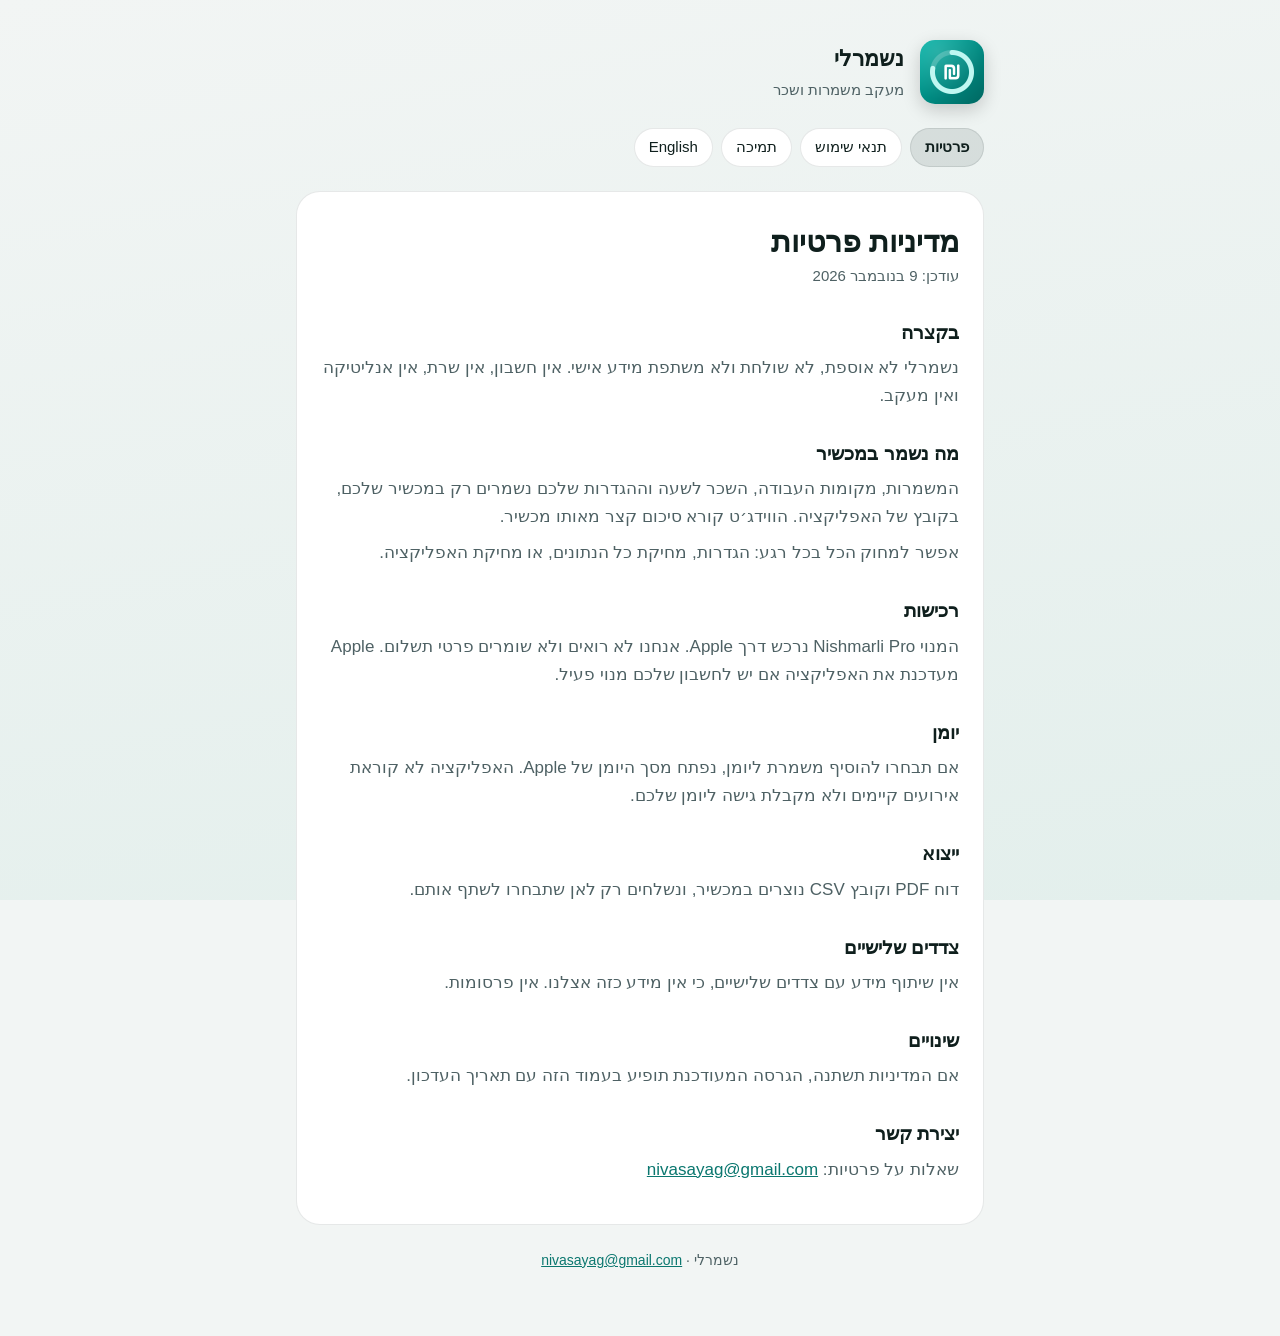
<file: index.html>
<!doctype html>
<html lang="he" dir="rtl">
<head>
<meta charset="utf-8">
<meta name="viewport" content="width=device-width, initial-scale=1">
<meta name="color-scheme" content="light dark">
<title>מדיניות פרטיות | נשמרלי</title>
<link rel="icon" href="icon.png?v=20261109">
<link rel="stylesheet" href="style.css?v=20261109">
</head>
<body><main>
<header><img src="icon.png?v=20261109" alt=""><div><div class="brand">נשמרלי</div><div class="tag">מעקב משמרות ושכר</div></div></header>
<nav><a href="index.html" aria-current=page>פרטיות</a><a href="terms.html">תנאי שימוש</a><a href="support.html">תמיכה</a><a href="en.html" lang="en">English</a></nav>
<article class="card"><h1>מדיניות פרטיות</h1><p class="date">עודכן: 9 בנובמבר 2026</p><h2>בקצרה</h2><p>נשמרלי לא אוספת, לא שולחת ולא משתפת מידע אישי. אין חשבון, אין שרת, אין אנליטיקה ואין מעקב.</p><h2>מה נשמר במכשיר</h2><p>המשמרות, מקומות העבודה, השכר לשעה וההגדרות שלכם נשמרים רק במכשיר שלכם, בקובץ של האפליקציה. הווידג׳ט קורא סיכום קצר מאותו מכשיר.</p><p>אפשר למחוק הכל בכל רגע: הגדרות, מחיקת כל הנתונים, או מחיקת האפליקציה.</p><h2>רכישות</h2><p>המנוי Nishmarli Pro נרכש דרך Apple. אנחנו לא רואים ולא שומרים פרטי תשלום. Apple מעדכנת את האפליקציה אם יש לחשבון שלכם מנוי פעיל.</p><h2>יומן</h2><p>אם תבחרו להוסיף משמרת ליומן, נפתח מסך היומן של Apple. האפליקציה לא קוראת אירועים קיימים ולא מקבלת גישה ליומן שלכם.</p><h2>ייצוא</h2><p>דוח PDF וקובץ CSV נוצרים במכשיר, ונשלחים רק לאן שתבחרו לשתף אותם.</p><h2>צדדים שלישיים</h2><p>אין שיתוף מידע עם צדדים שלישיים, כי אין מידע כזה אצלנו. אין פרסומות.</p><h2>שינויים</h2><p>אם המדיניות תשתנה, הגרסה המעודכנת תופיע בעמוד הזה עם תאריך העדכון.</p><h2>יצירת קשר</h2><p>שאלות על פרטיות: <a href="mailto:nivasayag@gmail.com">nivasayag@gmail.com</a></p></article>
<footer>נשמרלי &middot; <a href="mailto:nivasayag@gmail.com">nivasayag@gmail.com</a></footer>
</main></body></html>
</file>
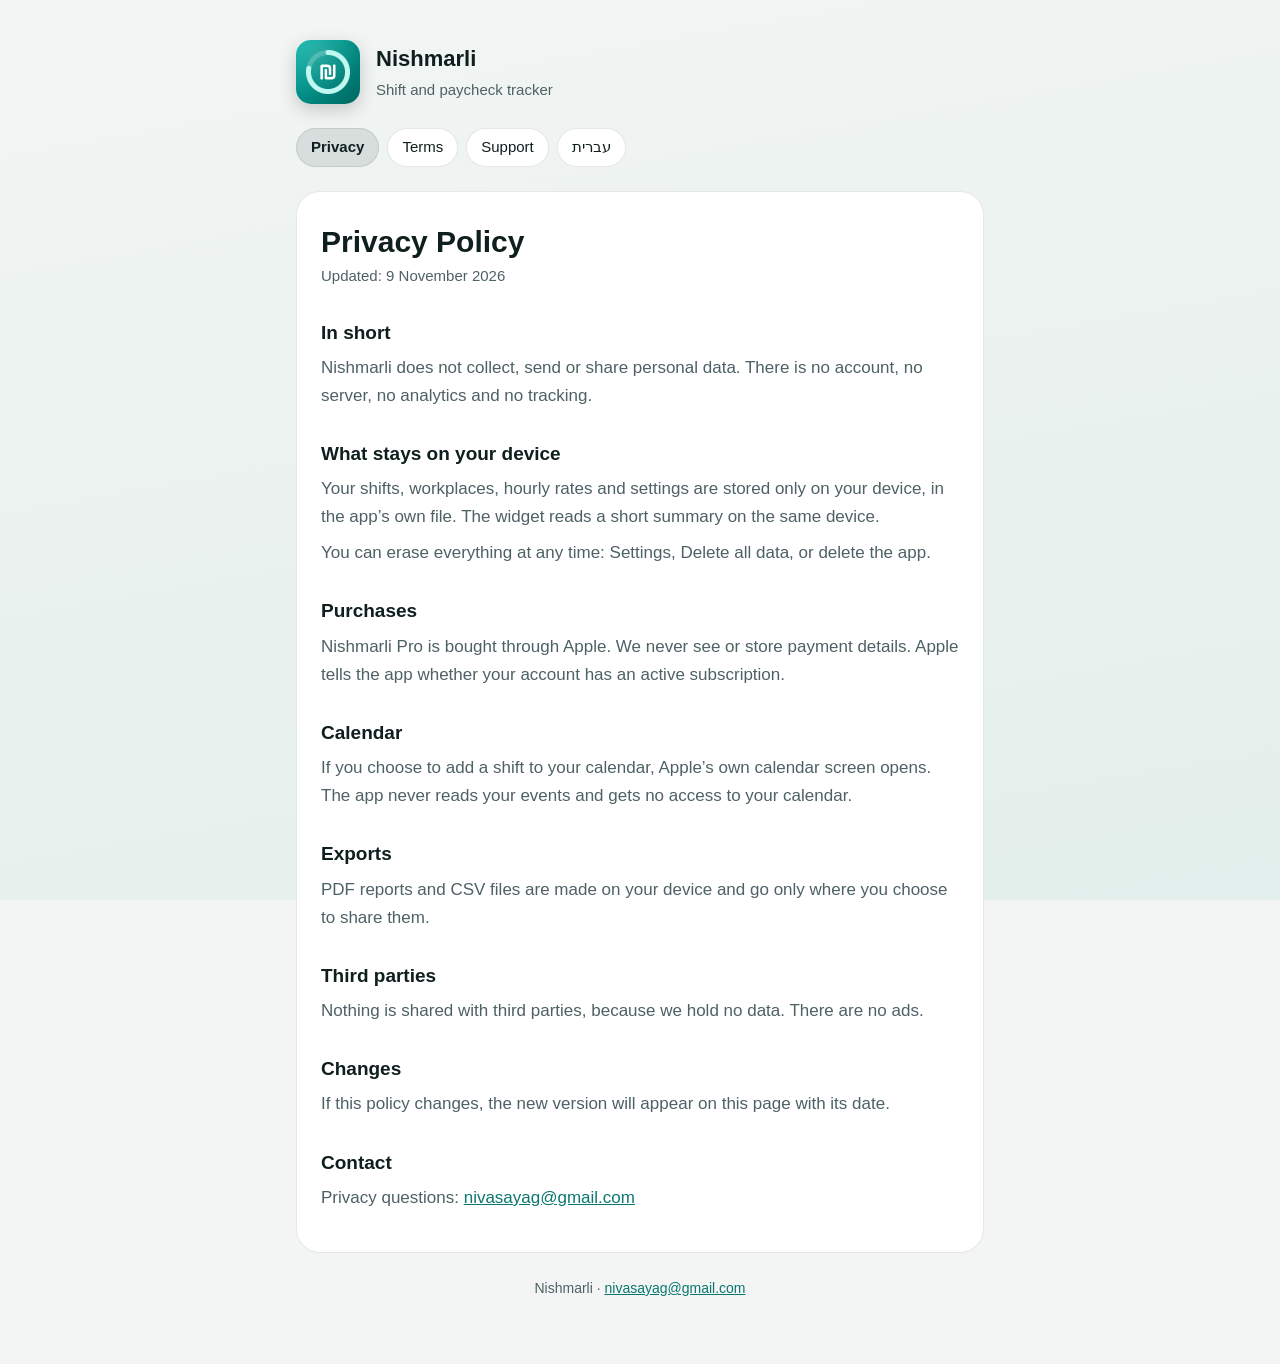
<file: en.html>
<!doctype html>
<html lang="en" dir="ltr">
<head>
<meta charset="utf-8">
<meta name="viewport" content="width=device-width, initial-scale=1">
<meta name="color-scheme" content="light dark">
<title>Privacy Policy | Nishmarli</title>
<link rel="icon" href="icon.png?v=20261109">
<link rel="stylesheet" href="style.css?v=20261109">
</head>
<body><main>
<header><img src="icon.png?v=20261109" alt=""><div><div class="brand">Nishmarli</div><div class="tag">Shift and paycheck tracker</div></div></header>
<nav><a href="en.html" aria-current=page>Privacy</a><a href="terms-en.html">Terms</a><a href="support-en.html">Support</a><a href="index.html" lang="he">עברית</a></nav>
<article class="card"><h1>Privacy Policy</h1><p class="date">Updated: 9 November 2026</p><h2>In short</h2><p>Nishmarli does not collect, send or share personal data. There is no account, no server, no analytics and no tracking.</p><h2>What stays on your device</h2><p>Your shifts, workplaces, hourly rates and settings are stored only on your device, in the app’s own file. The widget reads a short summary on the same device.</p><p>You can erase everything at any time: Settings, Delete all data, or delete the app.</p><h2>Purchases</h2><p>Nishmarli Pro is bought through Apple. We never see or store payment details. Apple tells the app whether your account has an active subscription.</p><h2>Calendar</h2><p>If you choose to add a shift to your calendar, Apple’s own calendar screen opens. The app never reads your events and gets no access to your calendar.</p><h2>Exports</h2><p>PDF reports and CSV files are made on your device and go only where you choose to share them.</p><h2>Third parties</h2><p>Nothing is shared with third parties, because we hold no data. There are no ads.</p><h2>Changes</h2><p>If this policy changes, the new version will appear on this page with its date.</p><h2>Contact</h2><p>Privacy questions: <a href="mailto:nivasayag@gmail.com">nivasayag@gmail.com</a></p></article>
<footer>Nishmarli &middot; <a href="mailto:nivasayag@gmail.com">nivasayag@gmail.com</a></footer>
</main></body></html>
</file>
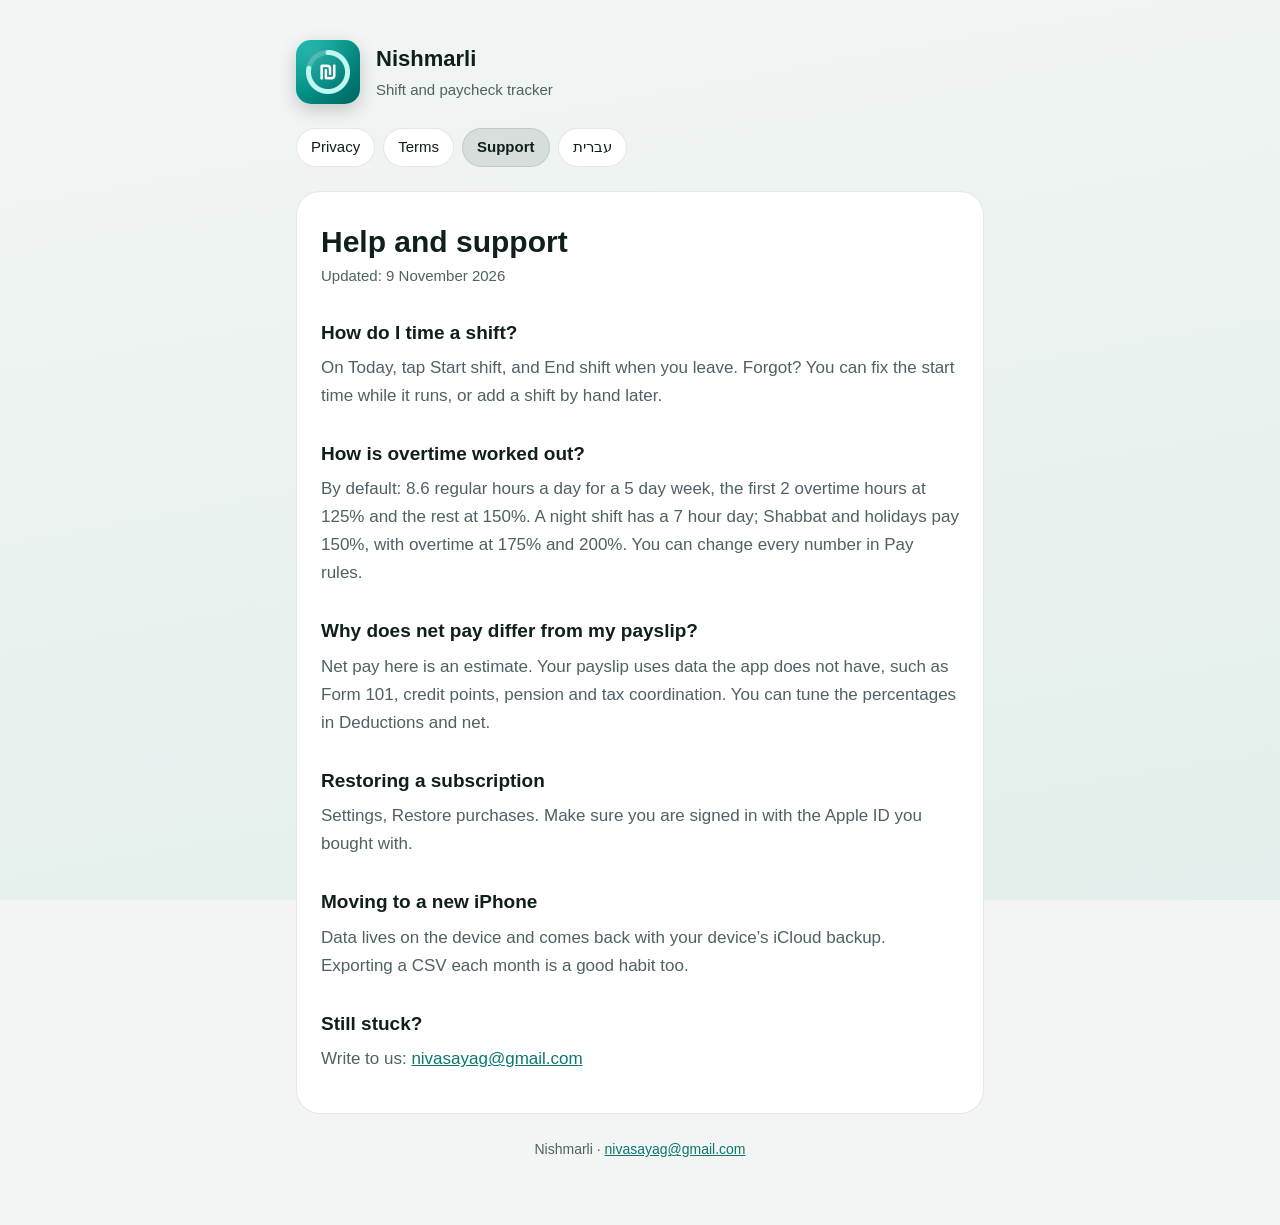
<file: support-en.html>
<!doctype html>
<html lang="en" dir="ltr">
<head>
<meta charset="utf-8">
<meta name="viewport" content="width=device-width, initial-scale=1">
<meta name="color-scheme" content="light dark">
<title>Help and support | Nishmarli</title>
<link rel="icon" href="icon.png?v=20261109">
<link rel="stylesheet" href="style.css?v=20261109">
</head>
<body><main>
<header><img src="icon.png?v=20261109" alt=""><div><div class="brand">Nishmarli</div><div class="tag">Shift and paycheck tracker</div></div></header>
<nav><a href="en.html">Privacy</a><a href="terms-en.html">Terms</a><a href="support-en.html" aria-current=page>Support</a><a href="support.html" lang="he">עברית</a></nav>
<article class="card"><h1>Help and support</h1><p class="date">Updated: 9 November 2026</p><h2>How do I time a shift?</h2><p>On Today, tap Start shift, and End shift when you leave. Forgot? You can fix the start time while it runs, or add a shift by hand later.</p><h2>How is overtime worked out?</h2><p>By default: 8.6 regular hours a day for a 5 day week, the first 2 overtime hours at 125% and the rest at 150%. A night shift has a 7 hour day; Shabbat and holidays pay 150%, with overtime at 175% and 200%. You can change every number in Pay rules.</p><h2>Why does net pay differ from my payslip?</h2><p>Net pay here is an estimate. Your payslip uses data the app does not have, such as Form 101, credit points, pension and tax coordination. You can tune the percentages in Deductions and net.</p><h2>Restoring a subscription</h2><p>Settings, Restore purchases. Make sure you are signed in with the Apple ID you bought with.</p><h2>Moving to a new iPhone</h2><p>Data lives on the device and comes back with your device’s iCloud backup. Exporting a CSV each month is a good habit too.</p><h2>Still stuck?</h2><p>Write to us: <a href="mailto:nivasayag@gmail.com">nivasayag@gmail.com</a></p></article>
<footer>Nishmarli &middot; <a href="mailto:nivasayag@gmail.com">nivasayag@gmail.com</a></footer>
</main></body></html>
</file>
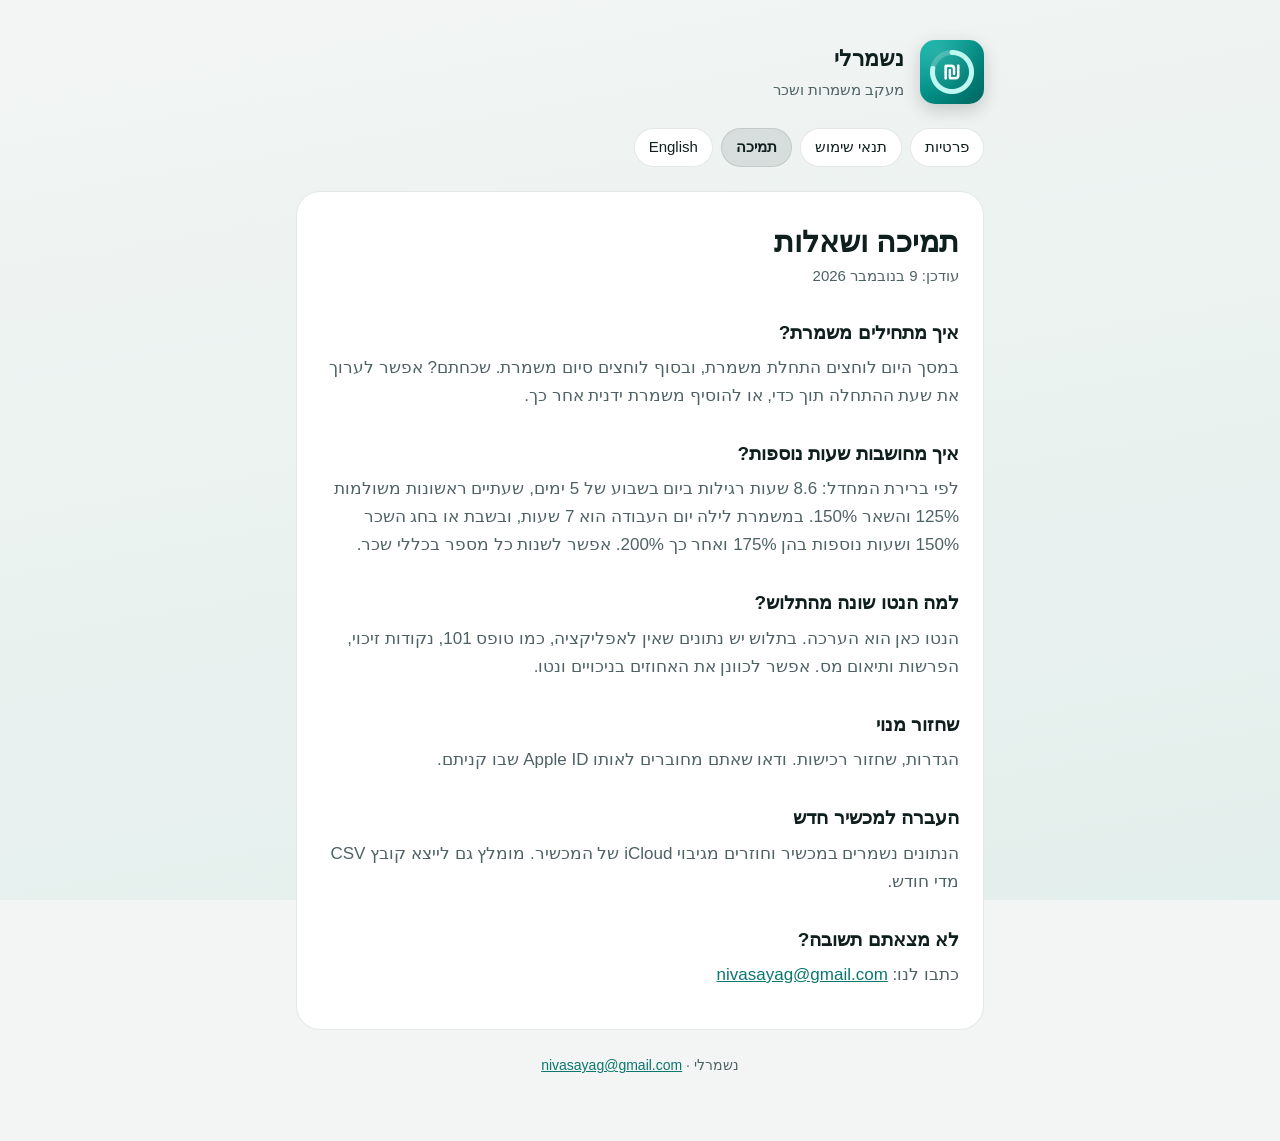
<file: support.html>
<!doctype html>
<html lang="he" dir="rtl">
<head>
<meta charset="utf-8">
<meta name="viewport" content="width=device-width, initial-scale=1">
<meta name="color-scheme" content="light dark">
<title>תמיכה ושאלות | נשמרלי</title>
<link rel="icon" href="icon.png?v=20261109">
<link rel="stylesheet" href="style.css?v=20261109">
</head>
<body><main>
<header><img src="icon.png?v=20261109" alt=""><div><div class="brand">נשמרלי</div><div class="tag">מעקב משמרות ושכר</div></div></header>
<nav><a href="index.html">פרטיות</a><a href="terms.html">תנאי שימוש</a><a href="support.html" aria-current=page>תמיכה</a><a href="support-en.html" lang="en">English</a></nav>
<article class="card"><h1>תמיכה ושאלות</h1><p class="date">עודכן: 9 בנובמבר 2026</p><h2>איך מתחילים משמרת?</h2><p>במסך היום לוחצים התחלת משמרת, ובסוף לוחצים סיום משמרת. שכחתם? אפשר לערוך את שעת ההתחלה תוך כדי, או להוסיף משמרת ידנית אחר כך.</p><h2>איך מחושבות שעות נוספות?</h2><p>לפי ברירת המחדל: 8.6 שעות רגילות ביום בשבוע של 5 ימים, שעתיים ראשונות משולמות 125% והשאר 150%. במשמרת לילה יום העבודה הוא 7 שעות, ובשבת או בחג השכר 150% ושעות נוספות בהן 175% ואחר כך 200%. אפשר לשנות כל מספר בכללי שכר.</p><h2>למה הנטו שונה מהתלוש?</h2><p>הנטו כאן הוא הערכה. בתלוש יש נתונים שאין לאפליקציה, כמו טופס 101, נקודות זיכוי, הפרשות ותיאום מס. אפשר לכוונן את האחוזים בניכויים ונטו.</p><h2>שחזור מנוי</h2><p>הגדרות, שחזור רכישות. ודאו שאתם מחוברים לאותו Apple ID שבו קניתם.</p><h2>העברה למכשיר חדש</h2><p>הנתונים נשמרים במכשיר וחוזרים מגיבוי iCloud של המכשיר. מומלץ גם לייצא קובץ CSV מדי חודש.</p><h2>לא מצאתם תשובה?</h2><p>כתבו לנו: <a href="mailto:nivasayag@gmail.com">nivasayag@gmail.com</a></p></article>
<footer>נשמרלי &middot; <a href="mailto:nivasayag@gmail.com">nivasayag@gmail.com</a></footer>
</main></body></html>
</file>
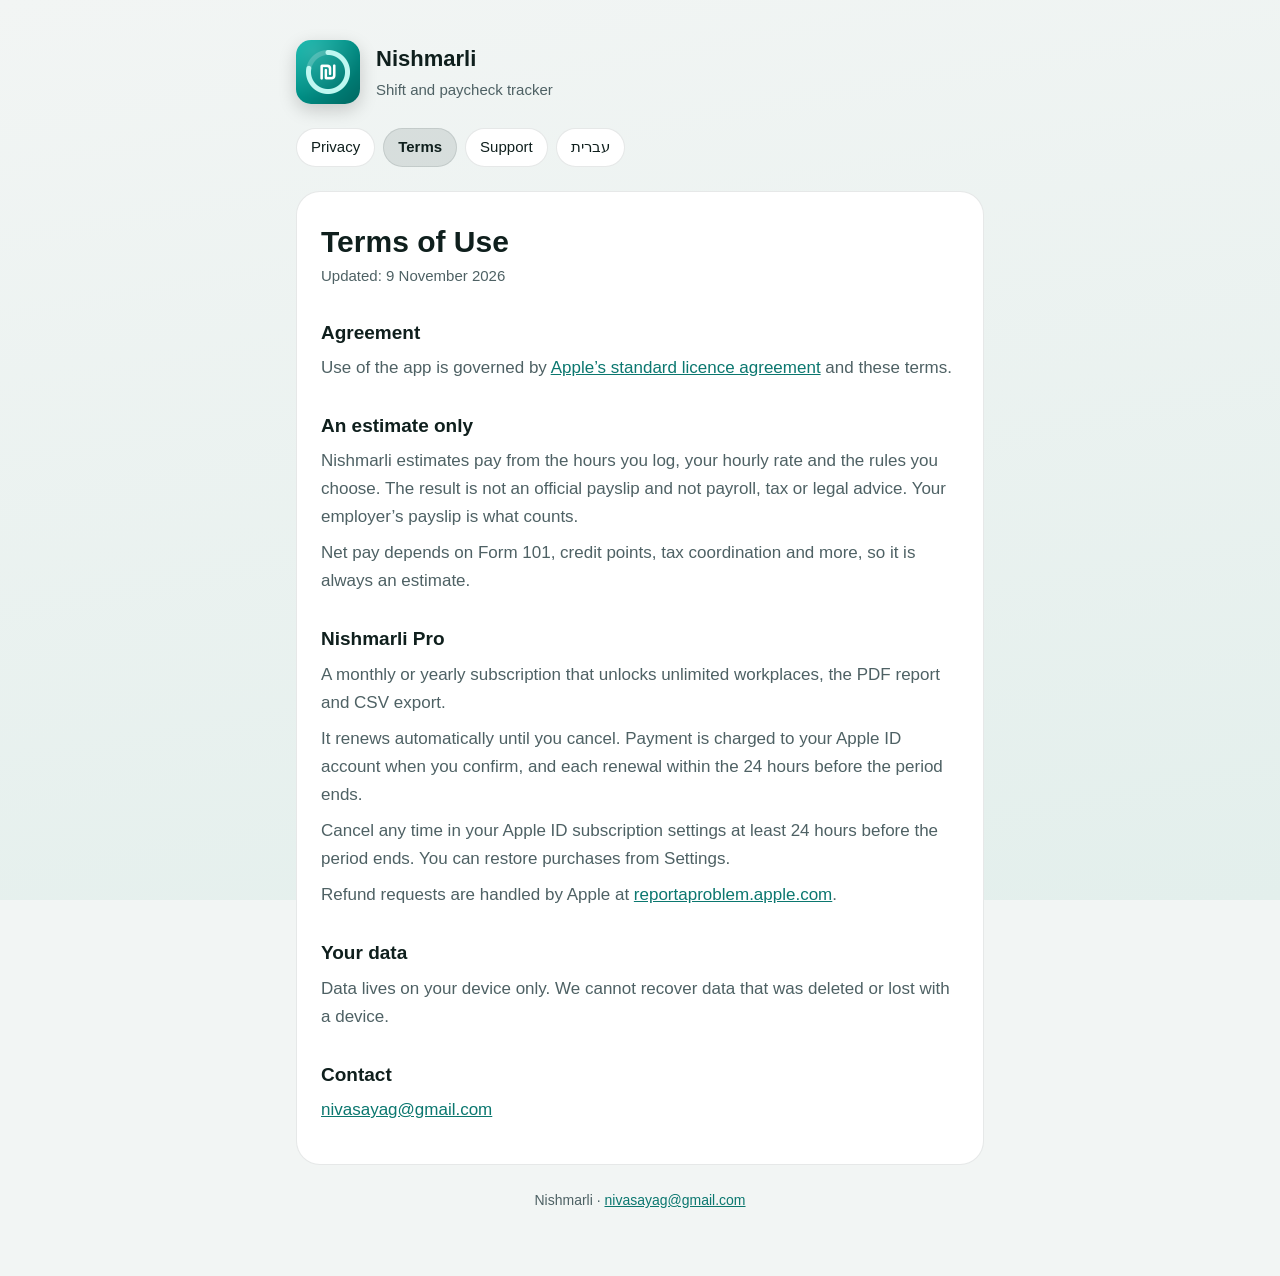
<file: terms-en.html>
<!doctype html>
<html lang="en" dir="ltr">
<head>
<meta charset="utf-8">
<meta name="viewport" content="width=device-width, initial-scale=1">
<meta name="color-scheme" content="light dark">
<title>Terms of Use | Nishmarli</title>
<link rel="icon" href="icon.png?v=20261109">
<link rel="stylesheet" href="style.css?v=20261109">
</head>
<body><main>
<header><img src="icon.png?v=20261109" alt=""><div><div class="brand">Nishmarli</div><div class="tag">Shift and paycheck tracker</div></div></header>
<nav><a href="en.html">Privacy</a><a href="terms-en.html" aria-current=page>Terms</a><a href="support-en.html">Support</a><a href="terms.html" lang="he">עברית</a></nav>
<article class="card"><h1>Terms of Use</h1><p class="date">Updated: 9 November 2026</p><h2>Agreement</h2><p>Use of the app is governed by <a href="https://www.apple.com/legal/internet-services/itunes/dev/stdeula/">Apple’s standard licence agreement</a> and these terms.</p><h2>An estimate only</h2><p>Nishmarli estimates pay from the hours you log, your hourly rate and the rules you choose. The result is not an official payslip and not payroll, tax or legal advice. Your employer’s payslip is what counts.</p><p>Net pay depends on Form 101, credit points, tax coordination and more, so it is always an estimate.</p><h2>Nishmarli Pro</h2><p>A monthly or yearly subscription that unlocks unlimited workplaces, the PDF report and CSV export.</p><p>It renews automatically until you cancel. Payment is charged to your Apple ID account when you confirm, and each renewal within the 24 hours before the period ends.</p><p>Cancel any time in your Apple ID subscription settings at least 24 hours before the period ends. You can restore purchases from Settings.</p><p>Refund requests are handled by Apple at <a href="https://reportaproblem.apple.com">reportaproblem.apple.com</a>.</p><h2>Your data</h2><p>Data lives on your device only. We cannot recover data that was deleted or lost with a device.</p><h2>Contact</h2><p><a href="mailto:nivasayag@gmail.com">nivasayag@gmail.com</a></p></article>
<footer>Nishmarli &middot; <a href="mailto:nivasayag@gmail.com">nivasayag@gmail.com</a></footer>
</main></body></html>
</file>
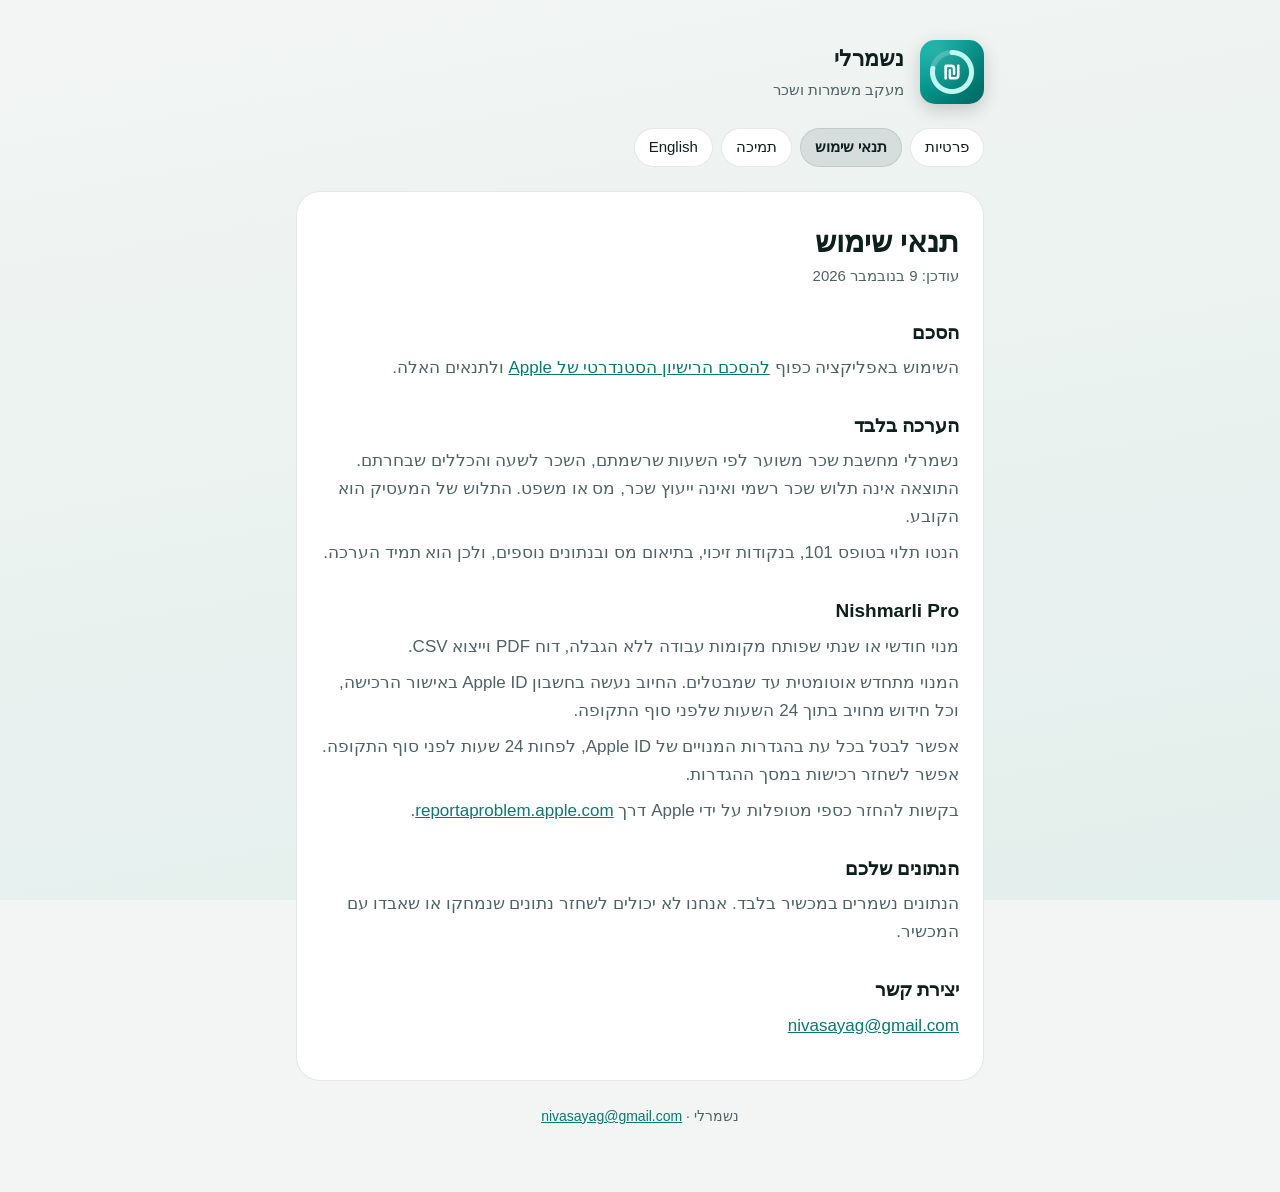
<file: terms.html>
<!doctype html>
<html lang="he" dir="rtl">
<head>
<meta charset="utf-8">
<meta name="viewport" content="width=device-width, initial-scale=1">
<meta name="color-scheme" content="light dark">
<title>תנאי שימוש | נשמרלי</title>
<link rel="icon" href="icon.png?v=20261109">
<link rel="stylesheet" href="style.css?v=20261109">
</head>
<body><main>
<header><img src="icon.png?v=20261109" alt=""><div><div class="brand">נשמרלי</div><div class="tag">מעקב משמרות ושכר</div></div></header>
<nav><a href="index.html">פרטיות</a><a href="terms.html" aria-current=page>תנאי שימוש</a><a href="support.html">תמיכה</a><a href="terms-en.html" lang="en">English</a></nav>
<article class="card"><h1>תנאי שימוש</h1><p class="date">עודכן: 9 בנובמבר 2026</p><h2>הסכם</h2><p>השימוש באפליקציה כפוף <a href="https://www.apple.com/legal/internet-services/itunes/dev/stdeula/">להסכם הרישיון הסטנדרטי של Apple</a> ולתנאים האלה.</p><h2>הערכה בלבד</h2><p>נשמרלי מחשבת שכר משוער לפי השעות שרשמתם, השכר לשעה והכללים שבחרתם. התוצאה אינה תלוש שכר רשמי ואינה ייעוץ שכר, מס או משפט. התלוש של המעסיק הוא הקובע.</p><p>הנטו תלוי בטופס 101, בנקודות זיכוי, בתיאום מס ובנתונים נוספים, ולכן הוא תמיד הערכה.</p><h2>Nishmarli Pro</h2><p>מנוי חודשי או שנתי שפותח מקומות עבודה ללא הגבלה, דוח PDF וייצוא CSV.</p><p>המנוי מתחדש אוטומטית עד שמבטלים. החיוב נעשה בחשבון Apple ID באישור הרכישה, וכל חידוש מחויב בתוך 24 השעות שלפני סוף התקופה.</p><p>אפשר לבטל בכל עת בהגדרות המנויים של Apple ID, לפחות 24 שעות לפני סוף התקופה. אפשר לשחזר רכישות במסך ההגדרות.</p><p>בקשות להחזר כספי מטופלות על ידי Apple דרך <a href="https://reportaproblem.apple.com">reportaproblem.apple.com</a>.</p><h2>הנתונים שלכם</h2><p>הנתונים נשמרים במכשיר בלבד. אנחנו לא יכולים לשחזר נתונים שנמחקו או שאבדו עם המכשיר.</p><h2>יצירת קשר</h2><p><a href="mailto:nivasayag@gmail.com">nivasayag@gmail.com</a></p></article>
<footer>נשמרלי &middot; <a href="mailto:nivasayag@gmail.com">nivasayag@gmail.com</a></footer>
</main></body></html>
</file>
<file: style.css>
:root { --bg1:#F2F5F4; --bg2:#E3EFEC; --ink:#0F1F1D; --sub:#4E6164; --card:#FFFFFF; --line:rgba(15,31,29,.10); --accent:#0B776F; }
@media (prefers-color-scheme: dark) { :root { --bg1:#0A1016; --bg2:#0F2226; --ink:#ECF3F2; --sub:#A3B3B5; --card:#121B23; --line:rgba(255,255,255,.10); --accent:#6ED5CA; } }
* { box-sizing:border-box; }
html { -webkit-text-size-adjust:100%; }
body { margin:0; min-height:100vh; background:linear-gradient(170deg,var(--bg1),var(--bg2)) fixed; background-color:var(--bg1); color:var(--ink);
  font:17px/1.65 -apple-system,BlinkMacSystemFont,"SF Hebrew","Segoe UI",Arial,sans-serif; }
main { max-width:720px; margin:0 auto; padding:40px 16px 64px; }
header { display:flex; align-items:center; gap:16px; margin-bottom:24px; }
header img { width:64px; height:64px; border-radius:15px; box-shadow:0 6px 18px rgba(0,0,0,.18); }
header .brand { font-weight:800; font-size:22px; }
header .tag { color:var(--sub); font-size:15px; }
nav { display:flex; flex-wrap:wrap; gap:8px; margin:0 0 24px; }
nav a { padding:6px 14px; border-radius:999px; background:var(--card); border:1px solid var(--line); color:var(--ink); text-decoration:none; font-size:15px; }
nav a[aria-current] { background:var(--line); font-weight:700; }
.card { background:var(--card); border:1px solid var(--line); border-radius:24px; padding:32px 24px; }
h1 { font-size:30px; line-height:1.2; margin:0 0 4px; }
.date { color:var(--sub); font-size:15px; margin:0 0 24px; }
h2 { font-size:19px; margin:28px 0 6px; }
p, li { color:var(--sub); margin:0 0 8px; overflow-wrap:anywhere; }
a { color:var(--accent); }
footer { color:var(--sub); font-size:14px; text-align:center; margin-top:24px; }
</file>
